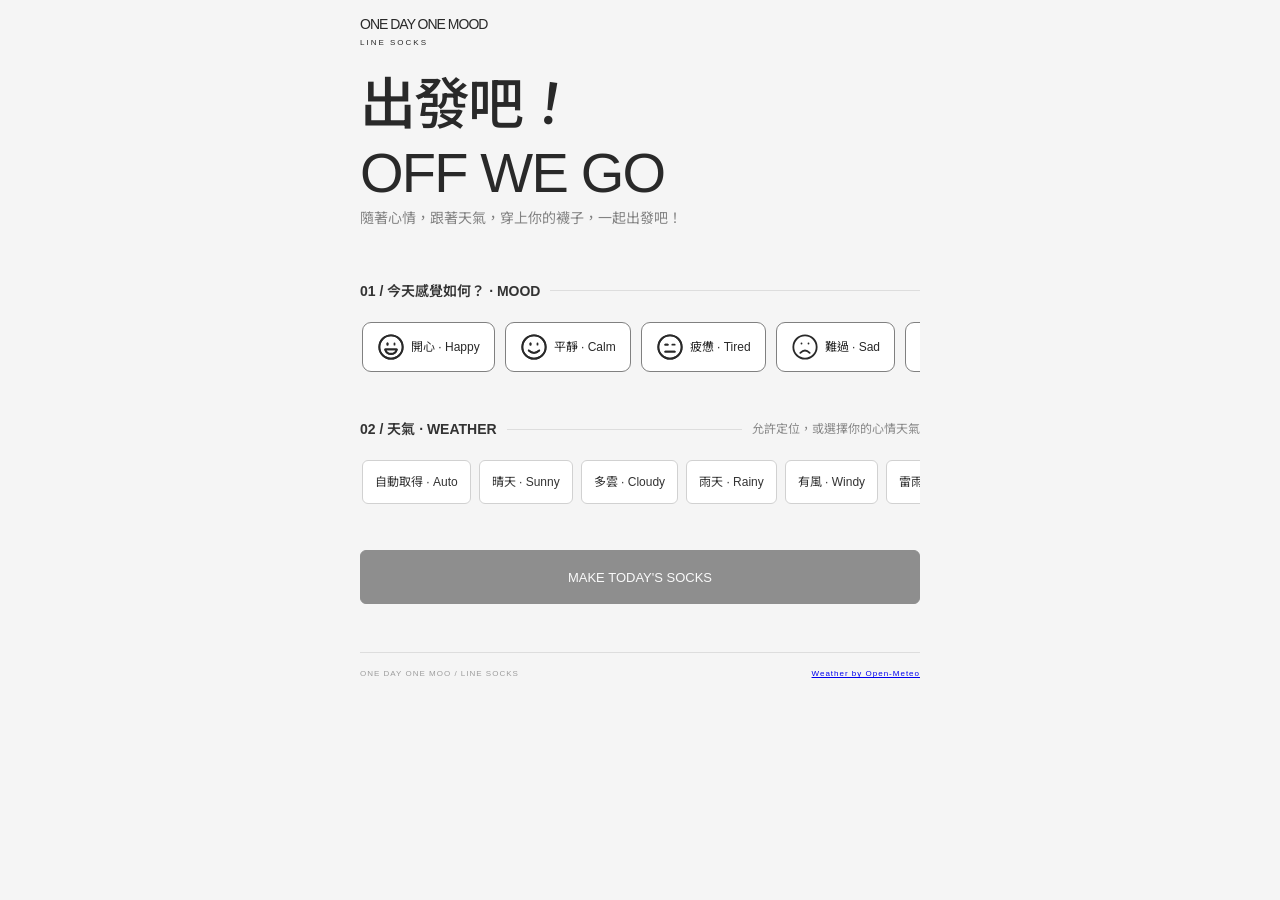
<file: linesocks/index.html>
<!doctype html>
<html lang="zh-Hant">
  <head>
    <meta charset="UTF-8" />
    <meta name="viewport" content="width=device-width, initial-scale=1" />
    <meta name="theme-color" content="#f5f5f5" />
    <title>ONE DAY ONE MOOD — LINE SOCKS</title>
    <!-- Base styles and optional fonts; stylesheet order is intentional. -->
    <link rel="stylesheet" href="style.css?v=20260920-view-socks-toggle" />
    <script src="app.js?v=20260920-make-today" defer></script>
    <link
      rel="stylesheet"
      href="https://fonts.googleapis.com/css2?family=Noto%20Sans%20TC:wght@400;700&amp;display=swap"
    />
    <!-- Saved artwork settings consumed by app.js; these are required for rendering. -->
    <script id="saved-developer-settings" type="application/json">
      {
        "version": 1,
        "textSizes": {
          "1": 14,
          "3": 14,
          "4": 20,
          "6": 24,
          "7": 60,
          "8": 18,
          "9": 20,
          "10": 18,
          "11": 16,
          "12": 16,
          "13": 16,
          "14": 14,
          "15": 14,
          "16": 14,
          "17": 14,
          "18": 60,
          "19": 56,
          "20": 14,
          "21": 16,
          "22": 16,
          "23": 16,
          "24": 16,
          "25": 12,
          "26": 12,
          "27": 12
        },
        "iconSizes": [40, 40, 40, 40],
        "ringSizes": [72, 72, 72, 72],
        "font": "Montserrat",
        "socks": {
          "scale": 260,
          "x": -160,
          "y": 710
        }
      }
    </script>
    <link rel="stylesheet" href="workflow.css?v=20260922-try-again" />
    <!-- Deferred scripts execute in order: app.js, scenarios.js, workflow.js. -->
    <script src="scenarios.js" defer></script>
    <script src="workflow.js?v=20260922-try-again" defer></script>
  </head>
  <body>
    <aside class="sock-mini" aria-label="襪子即時縮圖" aria-hidden="true">
      <canvas id="sock-mini-canvas" width="320" height="320" aria-label="即時襪筒條紋預覽"></canvas>
    </aside>
    <!-- Page sections; workflow.js arranges the interactive flow on startup. -->
    <main class="app">
      <section class="intro">
        <div class="flow-brand">ONE DAY ONE MOOD<span>LINE SOCKS</span></div><h1>出發吧<span style="display:inline-block;transform: rotate(8deg)">！</span><br>OFF WE GO</h1><p>隨著心情，跟著天氣，穿上你的襪子，一起出發吧！</p>
      </section>
      <!-- Preview artwork and export text overlay -->
      <section hidden class="preview-section" aria-label="襪子樣稿預覽">
        <div class="preview-artwork">
          <canvas
            id="preview"
            width="1080"
            height="1350"
            aria-label="自訂條紋襪子預覽"
            title="未取得天氣：請允許瀏覽器定位並確認網路。天色暫依本機 06:00–18:00 判斷。"></canvas>
          <div id="package-text-layer" class="package-text-layer" aria-label="夾鍊袋文字">
            <div class="package-header">
              <div class="package-stack package-header-copy">
                <span class="package-text package-heading" data-text-key="0" data-size="18" style="font-size: 18px">GOOD SOCKS</span>
                <span class="package-text package-small" data-text-key="1" data-size="11" style="font-size: 14px">WALK WITH YOU THROUGH EVERY STEP</span>
                <div class="package-rule" aria-hidden="true"></div>
              </div>
              <div class="package-stack package-header-copy package-align-right">
                <span class="package-text package-heading" data-text-key="2" data-size="18" style="font-size: 18px">DAILY ESSENTIALS</span>
                <span class="package-text package-small" data-text-key="3" data-size="11" style="font-size: 14px">FEEL TODAY IN YOUR OWN WAY</span>
                <div class="package-rule" aria-hidden="true"></div>
              </div>
            </div>
            <div class="package-body">
              <div class="package-column package-left">
                <div class="package-stack package-date-block">
                  <span class="package-text package-heading" data-text-key="4" data-size="22" style="font-size: 20px">OFF WE GO</span>
                  <div class="package-rule" aria-hidden="true"></div>
                  <div class="package-stack package-calendar">
                    <span class="package-text package-heading" data-text-key="6" data-size="24" data-dynamic="year" style="font-size: 24px">2026</span>
                    <div class="package-date-row">
                      <div class="package-date-value">
                        <span class="package-text package-heading" data-text-key="7" data-size="52" data-dynamic="month" style="font-size: 60px">09</span>
                        <span class="package-text package-heading" data-text-key="28" data-size="28" style="font-size: 28px">/</span>
                        <span class="package-text package-heading" data-text-key="29" data-size-source="7" data-size="52" data-dynamic="date" style="font-size: 60px">13</span>
                      </div>
                      <span class="package-text package-heading" data-text-key="8" data-size="16" data-dynamic="weekday" style="font-size: 18px">SUN</span>
                    </div>
                  </div>
                  <div class="package-rule" aria-hidden="true"></div>
                </div>
                <div class="package-stack package-message">
                  <span class="package-text package-heading" data-text-key="9" data-size="17" style="font-size: 20px">WEAR WHAT YOU SOCKS.</span>
                  <span class="package-text" data-text-key="10" data-size="13" style="font-size: 18px">A MORE COMFORTABLE EVERYDAY.</span>
                </div>
                <div class="package-status-list">
                  <div class="package-status-item" data-status-index="0">
                    <svg
                      class="package-status-icon"
                      aria-hidden="true"
                      viewBox="0 0 76 76"
                      width="76"
                      height="76"
                      data-icon="unknown">
                      <circle
                        fill="none"
                        stroke="currentColor"
                        stroke-width="2"
                        cx="38"
                        cy="38"
                        r="36"></circle>
                      <svg viewBox="0 0 24 24" x="18" y="18" width="40" height="40">
                        <path
                          fill="none"
                          stroke="currentColor"
                          stroke-width="1.55"
                          stroke-linecap="round"
                          stroke-linejoin="round"
                          d="M9 9a3 3 0 1 1 5 2c-2 1-2 2-2 3 M12 18h.01"></path>
                      </svg></svg><span class="package-text package-caption package-heading" data-text-key="14" data-size="12" data-dynamic="weather" style="font-size: 14px">WEATHER UNAVAILABLE</span>
                  </div>
                  <div class="package-status-item" data-status-index="1">
                    <svg
                      class="package-status-icon"
                      aria-hidden="true"
                      viewBox="0 0 76 76"
                      width="76"
                      height="76"
                      data-icon="sunny">
                      <circle
                        fill="none"
                        stroke="currentColor"
                        stroke-width="2"
                        cx="38"
                        cy="38"
                        r="36"></circle>
                      <svg viewBox="0 0 24 24" x="18" y="18" width="40" height="40">
                        <path
                          fill="none"
                          stroke="currentColor"
                          stroke-width="1.55"
                          stroke-linecap="round"
                          stroke-linejoin="round"
                          d="M12 2v2 M12 20v2 M4.93 4.93l1.41 1.41 M17.66 17.66l1.41 1.41 M2 12h2 M20 12h2 M6.34 17.66l-1.41 1.41 M19.07 4.93l-1.41 1.41 M16 12a4 4 0 1 1-8 0 4 4 0 0 1 8 0"></path>
                      </svg></svg><span class="package-text package-caption package-heading" data-text-key="15" data-size="12" data-dynamic="day" style="font-size: 14px">DAY</span>
                  </div>
                  <div class="package-status-item" data-status-index="2">
                    <svg
                      class="package-status-icon"
                      aria-hidden="true"
                      viewBox="0 0 76 76"
                      width="76"
                      height="76"
                      data-icon="happy">
                      <circle
                        fill="none"
                        stroke="currentColor"
                        stroke-width="2"
                        cx="38"
                        cy="38"
                        r="36"></circle>
                      <svg viewBox="0 0 24 24" x="18" y="18" width="40" height="40">
                        <path
                          fill="none"
                          stroke="currentColor"
                          stroke-width="1.55"
                          stroke-linecap="round"
                          stroke-linejoin="round"
                          d="M12 22a10 10 0 1 0 0-20 10 10 0 0 0 0 20 M8 14s1.5 2 4 2 4-2 4-2 M9 9h.01 M15 9h.01"></path>
                      </svg></svg><span class="package-text package-caption package-heading" data-text-key="16" data-size="12" data-dynamic="mood" style="font-size: 14px">HAPPY</span>
                  </div>
                  <div class="package-status-item" data-status-index="3">
                    <svg
                      class="package-status-icon"
                      aria-hidden="true"
                      viewBox="0 0 76 76"
                      width="76"
                      height="76"
                      data-icon="dream">
                      <circle
                        fill="none"
                        stroke="currentColor"
                        stroke-width="2"
                        cx="38"
                        cy="38"
                        r="36"></circle>
                      <svg viewBox="0 0 24 24" x="18" y="18" width="40" height="40">
                        <path
                          fill="none"
                          stroke="currentColor"
                          stroke-width="1.55"
                          stroke-linecap="round"
                          stroke-linejoin="round"
                          d="M21 15a4 4 0 0 1-4 4H8l-5 3V7a4 4 0 0 1 4-4h10a4 4 0 0 1 4 4Z"></path>
                      </svg></svg><span class="package-text package-caption package-heading" data-text-key="17" data-dynamic="activity" data-size="12" style="font-size: 14px">THOUGHT</span>
                  </div>
                </div>
              </div>
              <div class="package-column package-right">
                <div class="package-brand">
                  <span class="package-text package-product" data-text-key="19" data-size="36" style="font-size: 56px">Line Socks</span>
                  <span class="package-text package-heading package-slogan" data-text-key="18" data-size="52" style="font-size: 60px">ONE DAY ONE MOOD</span>
                </div>
                <div class="package-stack package-note">
                  <span class="package-text package-heading" data-text-key="20" data-size="17" style="font-size: 14px">TODAY FEELS LIKE...</span>
                  <div class="package-note-lines">
                    <span class="package-text package-description" data-text-key="22" data-size="14" data-dynamic="note"></span>
                    <div class="package-rule package-rule-full" aria-hidden="true"></div>
                    <div class="package-rule package-rule-full" aria-hidden="true"></div>
                    <div class="package-rule package-rule-full" aria-hidden="true"></div>
                  </div>
                </div>
                <div class="package-footer-mark">
                  <span class="package-text package-heading package-footer-copy" data-text-key="25" data-size="15" style="font-size: 12px">ONE DAY ONE MOOD</span><svg
                    class="package-sock-icon"
                    width="40"
                    height="68"
                    viewBox="0 0 40 68"
                    aria-hidden="true">
                    <path
                      fill="currentColor"
                      fill-rule="evenodd"
                      clip-rule="evenodd"
                      d="M36.5226 0C38.4424 0.0002876 39.9991 1.54661 39.9992 3.45404L40 41.3617C40.0001 44.0169 38.9384 46.564 37.0487 48.4416L20.9581 64.4277C16.1637 69.1909 8.39044 69.1906 3.5959 64.4277C-1.19863 59.6643 -1.19863 51.9408 3.5959 47.1774L13.8861 36.954C14.8842 35.9622 15.4451 34.6168 15.4452 33.2142V3.45404C15.4453 1.54648 17.0018 9.93575e-05 18.9218 0H36.5226ZM17.9985 19.0249V33.2142C17.9984 35.2895 17.1682 37.28 15.6913 38.7475L5.4011 48.9717C1.60379 52.7445 1.6038 58.8607 5.4011 62.6334C9.19856 66.406 15.3555 66.4062 19.1529 62.6334L35.2435 46.6481C36.6543 45.2463 37.4468 43.3441 37.4468 41.3617L37.446 19.0249H17.9985ZM17.9985 16.4882H37.446V13.9516H17.9985V16.4882ZM18.9218 2.53665C18.4119 2.53675 17.9985 2.94743 17.9985 3.45404V8.87827H37.446V3.45404C37.4459 2.94755 37.0323 2.53694 36.5226 2.53665H18.9218Z"></path>
                  </svg>
                </div>
              </div>
            </div>
          </div>
        </div>
      </section>
      <!-- Preview appearance controls -->
      <div class="packaging-control" hidden>
        <button id="packaging" type="button" aria-pressed="false">
          <span class="packaging-toggle-track" aria-hidden="true"></span>
          <span>VIEW SOCKS</span>
        </button>
      </div>

      <section hidden class="scene-editor user-section" aria-label="配色設定">
        <div id="scene-color-controls"></div>
      </section>
      <!-- Scenario inputs -->
      <section class="mood-editor user-section" aria-labelledby="weather-title">
        <div class="mood-fields">
          <fieldset class="icon-field">
            <legend id="weather-title" class="control-title">當日天氣 · TODAY WEATHER</legend>
            <div id="weather-choice" class="icon-options"></div>
          </fieldset>
        </div>
      </section>
      <section class="mood-editor user-section" aria-labelledby="mood-title">
        <div class="mood-fields">
          <fieldset class="icon-field">
            <legend id="mood-title" class="control-title">心情狀態 · MOOD STATUS</legend>
            <div id="mood-choice" class="icon-options"></div>
          </fieldset>
        </div>
      </section>
      <section class="mood-editor user-section" aria-labelledby="activity-title" hidden>
        <div class="mood-fields">
          <fieldset class="icon-field">
            <legend id="activity-title" class="control-title">04 / 做點什麼 · ACTIVITY</legend>
            <div class="activity-toolbar">
              <div id="activity-result" class="activity-result" aria-live="polite">
                等待情境資料 · Waiting for scenarios
              </div>
              <button type="button" id="regenerate-activity" aria-label="換個活動" title="換個活動" disabled>
                <svg xmlns="http://www.w3.org/2000/svg" width="24" height="24" viewBox="0 0 24 24" fill="none" stroke="currentColor" stroke-width="2" stroke-linecap="round" stroke-linejoin="round" class="lucide lucide-rotate-ccw preview-icon" aria-hidden="true">
                  <path d="M3 12a9 9 0 1 0 9-9 9.75 9.75 0 0 0-6.74 2.74L3 8" />
                  <path d="M3 3v5h5" />
                </svg>
              </button>
            </div>
          </fieldset>
        </div>
      </section>
      <section class="mood-editor user-section" aria-labelledby="description-title" hidden>
        <div class="mood-fields">
          <div class="note-field">
            <label id="description-title" for="mood-note" class="control-title">描述文字 · DESCRIPTION</label><textarea id="mood-note" rows="3" aria-describedby="note-help"></textarea>
            <div class="note-toolbar">
              <span id="note-help">最多 3 行，自動換行。 / Up to 3 lines, auto-wrapped.</span>
            </div>
          </div>
        </div>
      </section>
      <!-- Image export and sharing -->
      <section hidden class="export-section">
        <div>
          <h2>穿上吧<span style="display:inline-block;transform: rotate(8deg)">！</span>OFF WE GO</h2>
          <div class="export-size" role="group" aria-labelledby="export-size-label">
            <span id="export-size-label">匯出</span>
            <label>
              <input type="radio" name="export-size" value="1350" checked /> 4:5 (1080 × 1350 px)
            </label>
            <label>
              <input type="radio" name="export-size" value="1920" /> 9:16 (1080 × 1920 px)
            </label>
          </div>
        </div>
        <div class="export-actions">
          <button id="export" type="button">
            <svg
              width="18"
              height="18"
              viewBox="0 0 24 24"
              fill="none"
              stroke="currentColor"
              stroke-width="1.6"
              aria-hidden="true">
              <path d="M12 3v12m-5-5 5 5 5-5M4 15v5h16v-5"></path>
            </svg>DOWNLOAD
          </button>
          <button id="share-preview" type="button" class="flow-primary">
            <svg
              width="18"
              height="18"
              viewBox="0 0 24 24"
              fill="none"
              stroke="currentColor"
              stroke-width="1.6"
              aria-hidden="true">
              <circle cx="18" cy="5" r="3"></circle>
              <circle cx="6" cy="12" r="3"></circle>
              <circle cx="18" cy="19" r="3"></circle>
              <path d="m8.6 10.5 6.8-4M8.6 13.5l6.8 4"></path>
            </svg>OFF WE GO
          </button>
        </div>
        <p id="status" role="status" aria-live="polite"></p>
      </section>
      <!-- Brand credit and weather attribution -->
      <footer>
        <span>ONE DAY ONE MOO / LINE SOCKS</span><a href="https://open-meteo.com/" target="_blank" rel="noopener noreferrer">Weather by Open-Meteo</a>
      </footer>
    </main>
  </body>
</html>
</file>
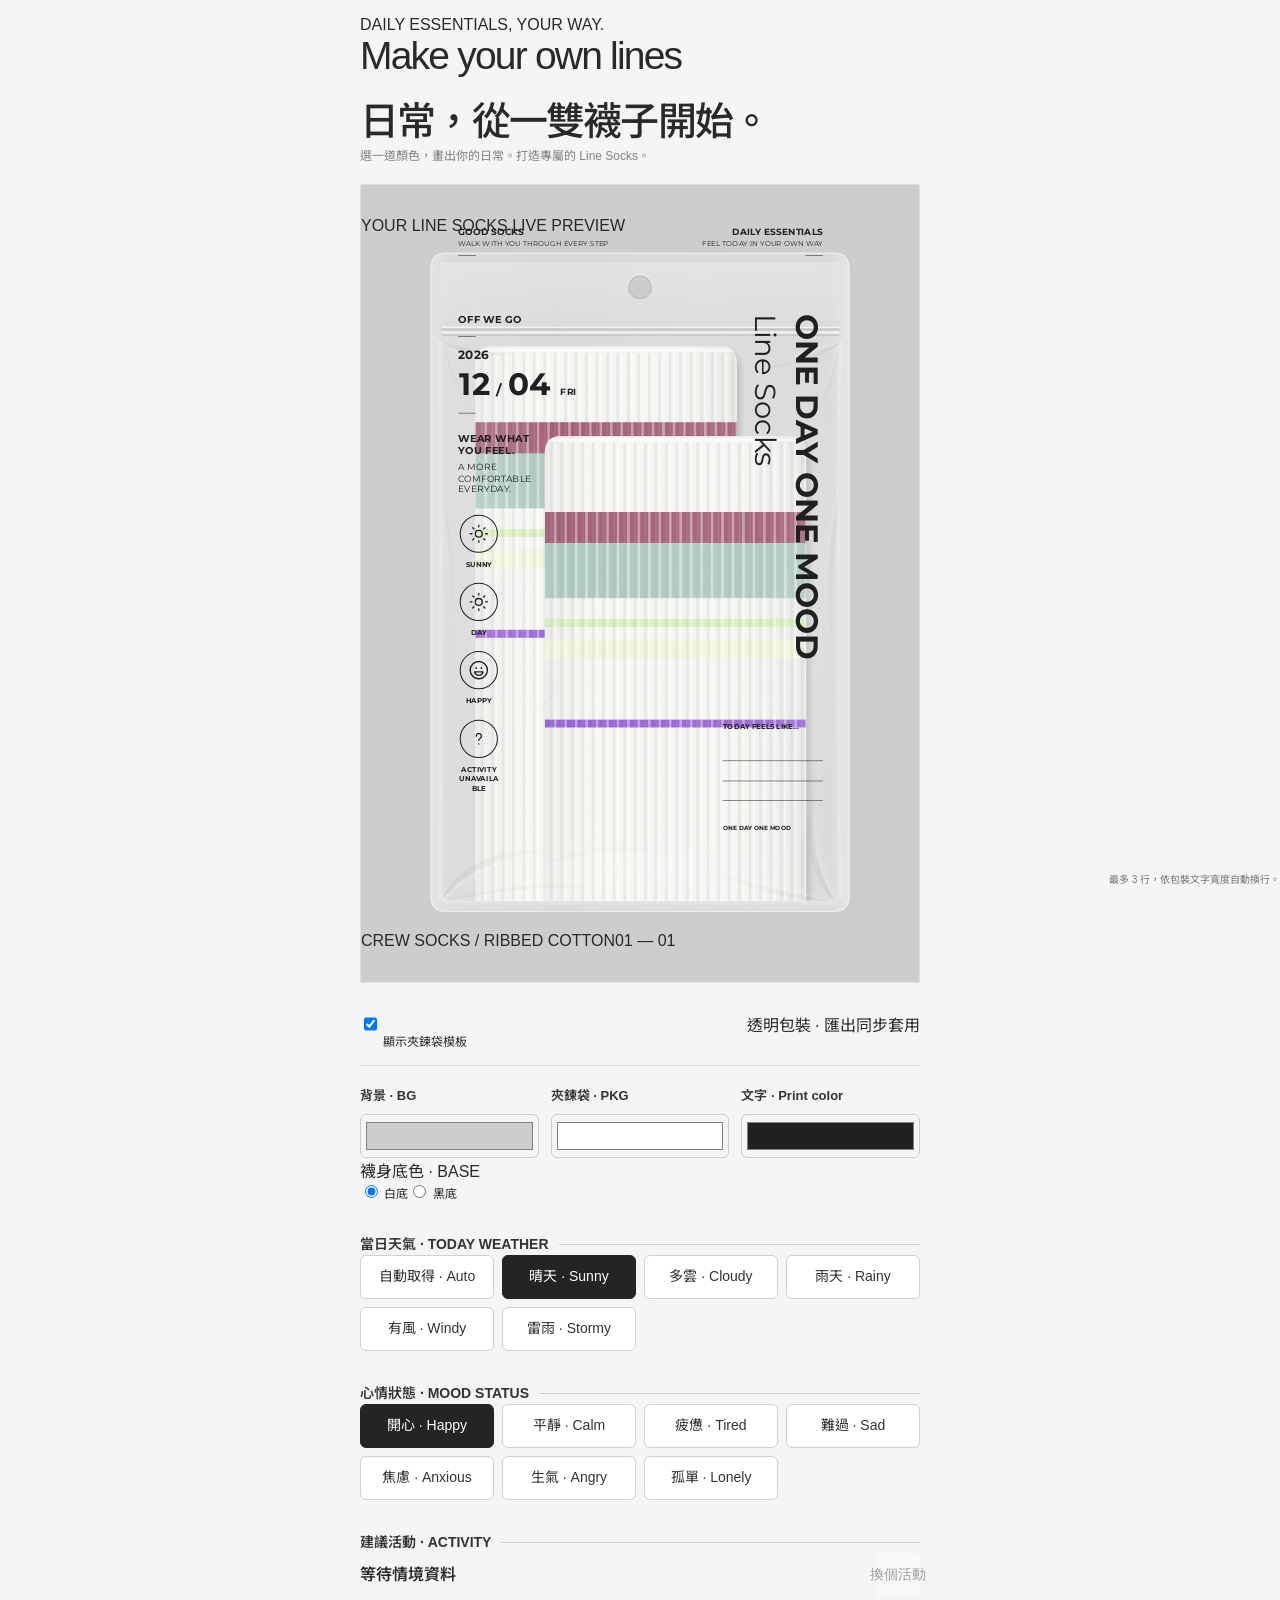
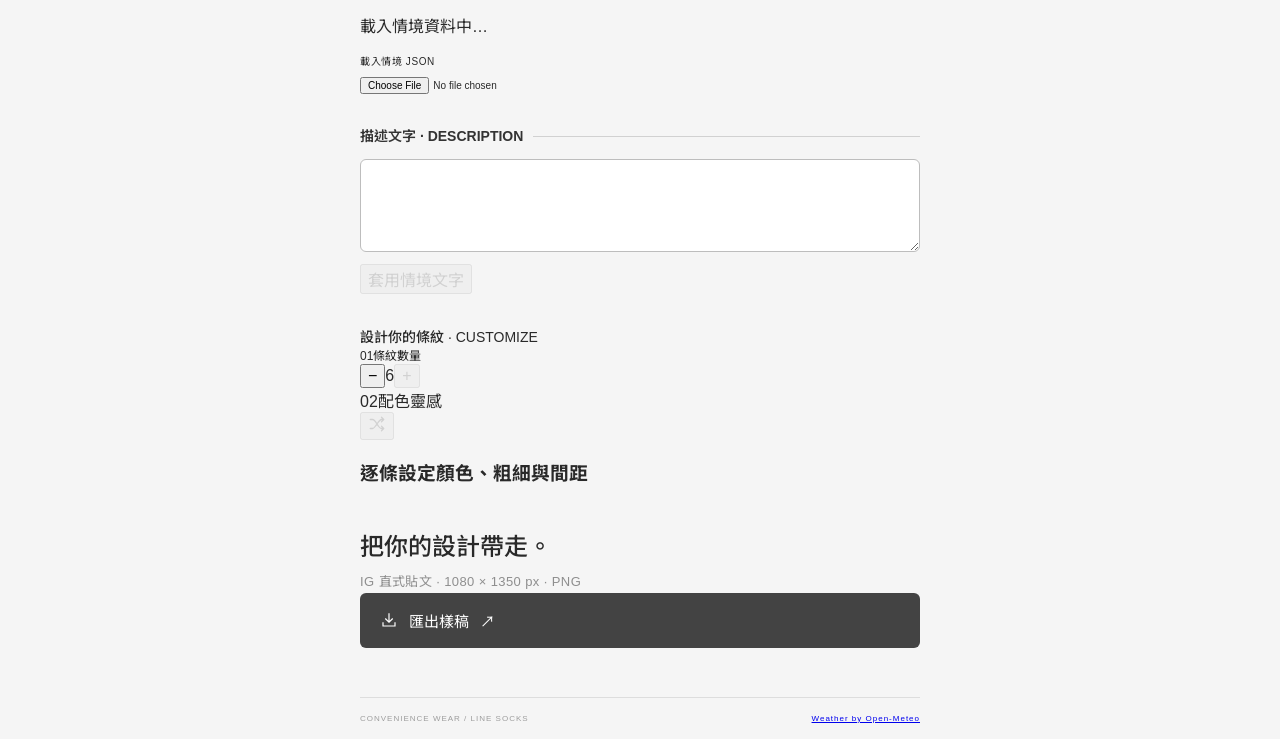
<file: linesocks/publish.html>
<!doctype html>
<html lang="zh-Hant" data-sock-drag="disabled"><head>
<meta charset="UTF-8"><meta name="viewport" content="width=device-width, initial-scale=1">
<meta name="theme-color" content="#f5f5f5"><title>LINE SOCKS — 樣稿生成器</title>
<link rel="stylesheet" href="style.css"><script src="app.js" defer=""></script>
<link rel="stylesheet" href="https://fonts.googleapis.com/css2?family=Montserrat:wght@400;700&amp;display=swap"><link rel="stylesheet" href="https://fonts.googleapis.com/css2?family=Roboto%20Condensed:wght@400;700&amp;display=swap"><link rel="stylesheet" href="https://fonts.googleapis.com/css2?family=Oswald:wght@400;700&amp;display=swap"><link rel="stylesheet" href="https://fonts.googleapis.com/css2?family=Noto%20Sans%20TC:wght@400;700&amp;display=swap"><link rel="stylesheet" href="https://fonts.googleapis.com/css2?family=Inter:wght@400;700&amp;display=swap"><script id="saved-developer-settings" type="application/json">{
  "version": 1,
  "textSizes": {
    "1": 14,
    "3": 14,
    "4": 20,
    "6": 24,
    "7": 60,
    "8": 18,
    "9": 20,
    "10": 18,
    "11": 16,
    "12": 16,
    "13": 16,
    "14": 14,
    "15": 14,
    "16": 14,
    "17": 14,
    "18": 60,
    "19": 56,
    "20": 14,
    "21": 16,
    "22": 16,
    "23": 16,
    "24": 16,
    "25": 12,
    "26": 12,
    "27": 12
  },
  "iconSizes": [
    40,
    40,
    40,
    40
  ],
  "ringSizes": [
    72,
    72,
    72,
    72
  ],
  "font": "Montserrat",
  "socks": {
    "scale": 260,
    "x": -160,
    "y": 710
  }
}</script></head>
<body>
<aside class="sock-mini" aria-label="襪子即時縮圖" aria-hidden="true">
<canvas id="sock-mini-canvas" width="320" height="480" aria-label="即時襪身與條紋預覽"></canvas>
</aside>
<main class="app">
<section class="intro"><div class="eyebrow"><span class="dot"></span> DAILY ESSENTIALS, YOUR WAY.</div><h1>Make your own lines<span>日常，從一雙襪子開始。</span></h1><p>選一道顏色，畫出你的日常。打造專屬的 Line Socks。</p></section>
<section class="preview-section" aria-label="襪子樣稿預覽"><div class="preview-label"><span>YOUR LINE SOCKS</span><span><i></i> LIVE PREVIEW</span></div><canvas id="preview" width="1080" height="1350" aria-label="自訂條紋襪子預覽" class="" title="未取得天氣：請允許瀏覽器定位並確認網路。天色暫依本機 06:00–18:00 判斷。"></canvas><div id="package-text-layer" class="package-text-layer" aria-label="夾鍊袋文字">
  <div class="package-header">
    <div class="package-stack package-header-copy">
      <span class="package-text package-heading" data-text-key="0" data-size="18" style="font-size: 18px;">GOOD SOCKS</span>
      <span class="package-text package-small" data-text-key="1" data-size="11" style="font-size: 14px;">WALK WITH YOU THROUGH EVERY STEP</span>
      <div class="package-rule" aria-hidden="true"></div>
    </div>
    <div class="package-stack package-header-copy package-align-right">
      <span class="package-text package-heading" data-text-key="2" data-size="18" style="font-size: 18px;">DAILY ESSENTIALS</span>
      <span class="package-text package-small" data-text-key="3" data-size="11" style="font-size: 14px;">FEEL TODAY IN YOUR OWN WAY</span>
      <div class="package-rule" aria-hidden="true"></div>
    </div>
  </div>
  <div class="package-body">
    <div class="package-column package-left">
      <div class="package-stack package-date-block">
        <span class="package-text package-heading" data-text-key="4" data-size="22" style="font-size: 20px;">OFF WE GO</span>
        <div class="package-rule" aria-hidden="true"></div>
        <div class="package-stack package-calendar">
          <span class="package-text package-heading" data-text-key="6" data-size="24" data-dynamic="year" style="font-size: 24px;">2026</span>
          <div class="package-date-row">
            <div class="package-date-value">
              <span class="package-text package-heading" data-text-key="7" data-size="52" data-dynamic="month" style="font-size: 60px;">09</span>
              <span class="package-text package-heading" data-text-key="28" data-size="28" style="font-size: 28px;">/</span>
              <span class="package-text package-heading" data-text-key="29" data-size-source="7" data-size="52" data-dynamic="date" style="font-size: 60px;">13</span>
            </div>
            <span class="package-text package-heading" data-text-key="8" data-size="16" data-dynamic="weekday" style="font-size: 18px;">SUN</span>
          </div>
        </div>
        <div class="package-rule" aria-hidden="true"></div>
      </div>
      <div class="package-stack package-message">
        <span class="package-text package-heading" data-text-key="9" data-size="17" style="font-size: 20px;">WEAR WHAT YOU FEEL.</span>
        <span class="package-text" data-text-key="10" data-size="13" style="font-size: 18px;">A MORE COMFORTABLE EVERYDAY.</span>
      </div>
      <div class="package-status-list">
        <div class="package-status-item" data-status-index="0"><svg class="package-status-icon" aria-hidden="true" viewBox="0 0 76 76" width="76" height="76" data-icon="unknown"><circle fill="none" stroke="currentColor" stroke-width="2" cx="38" cy="38" r="36"></circle><svg viewBox="0 0 24 24" x="18" y="18" width="40" height="40"><path fill="none" stroke="currentColor" stroke-width="1.55" stroke-linecap="round" stroke-linejoin="round" d="M9 9a3 3 0 1 1 5 2c-2 1-2 2-2 3 M12 18h.01"></path></svg></svg><span class="package-text package-caption package-heading" data-text-key="14" data-size="12" data-dynamic="weather" style="font-size: 14px;">WEATHER UNAVAILABLE</span></div>
        <div class="package-status-item" data-status-index="1"><svg class="package-status-icon" aria-hidden="true" viewBox="0 0 76 76" width="76" height="76" data-icon="sunny"><circle fill="none" stroke="currentColor" stroke-width="2" cx="38" cy="38" r="36"></circle><svg viewBox="0 0 24 24" x="18" y="18" width="40" height="40"><path fill="none" stroke="currentColor" stroke-width="1.55" stroke-linecap="round" stroke-linejoin="round" d="M12 2v2 M12 20v2 M4.93 4.93l1.41 1.41 M17.66 17.66l1.41 1.41 M2 12h2 M20 12h2 M6.34 17.66l-1.41 1.41 M19.07 4.93l-1.41 1.41 M16 12a4 4 0 1 1-8 0 4 4 0 0 1 8 0"></path></svg></svg><span class="package-text package-caption package-heading" data-text-key="15" data-size="12" data-dynamic="day" style="font-size: 14px;">DAY</span></div>
        <div class="package-status-item" data-status-index="2"><svg class="package-status-icon" aria-hidden="true" viewBox="0 0 76 76" width="76" height="76" data-icon="happy"><circle fill="none" stroke="currentColor" stroke-width="2" cx="38" cy="38" r="36"></circle><svg viewBox="0 0 24 24" x="18" y="18" width="40" height="40"><path fill="none" stroke="currentColor" stroke-width="1.55" stroke-linecap="round" stroke-linejoin="round" d="M12 22a10 10 0 1 0 0-20 10 10 0 0 0 0 20 M8 14s1.5 2 4 2 4-2 4-2 M9 9h.01 M15 9h.01"></path></svg></svg><span class="package-text package-caption package-heading" data-text-key="16" data-size="12" data-dynamic="mood" style="font-size: 14px;">HAPPY</span></div>
        <div class="package-status-item" data-status-index="3"><svg class="package-status-icon" aria-hidden="true" viewBox="0 0 76 76" width="76" height="76" data-icon="dream"><circle fill="none" stroke="currentColor" stroke-width="2" cx="38" cy="38" r="36"></circle><svg viewBox="0 0 24 24" x="18" y="18" width="40" height="40"><path fill="none" stroke="currentColor" stroke-width="1.55" stroke-linecap="round" stroke-linejoin="round" d="M21 15a4 4 0 0 1-4 4H8l-5 3V7a4 4 0 0 1 4-4h10a4 4 0 0 1 4 4Z"></path></svg></svg><span class="package-text package-caption package-heading" data-text-key="17" data-dynamic="activity" data-size="12" style="font-size: 14px;">THOUGHT</span></div>
      </div>
    </div>
    <div class="package-column package-right">
      <div class="package-brand">
        <span class="package-text package-product" data-text-key="19" data-size="36" style="font-size: 56px;">Line Socks</span>
        <span class="package-text package-heading package-slogan" data-text-key="18" data-size="52" style="font-size: 60px;">ONE DAY ONE MOOD</span>
      </div>
      <div class="package-stack package-note">
        <span class="package-text package-heading" data-text-key="20" data-size="17" style="font-size: 14px;">TODAY FEELS LIKE...</span>
        <div class="package-note-lines">
          <span class="package-text package-description" data-text-key="22" data-size="14" data-dynamic="note"></span>
          <div class="package-rule package-rule-full" aria-hidden="true"></div>
          <div class="package-rule package-rule-full" aria-hidden="true"></div>
          <div class="package-rule package-rule-full" aria-hidden="true"></div>
        </div>
      </div>
      <span class="package-text package-heading package-footer-copy" data-text-key="25" data-size="15" style="font-size: 12px;">ONE DAY ONE MOOD</span>
    </div>
  </div>
</div><div class="preview-footer"><span>CREW SOCKS / RIBBED COTTON</span><span>01 — 01</span></div></section>
<div class="packaging-control"><label for="packaging"><input id="packaging" type="checkbox" checked=""> 顯示夾鍊袋模板</label><span>透明包裝 · 匯出同步套用</span></div>

<section class="scene-editor user-section" aria-label="配色設定"><div id="scene-color-controls"></div><div class="sock-base-inline" role="group" aria-labelledby="sock-base-label"><span id="sock-base-label" class="control-title">襪身底色 · BASE</span><div class="sock-base-options"><label><input type="radio" name="sock-base" value="white" checked> 白底</label><label><input type="radio" name="sock-base" value="black"> 黑底</label></div></div></section>
<section class="mood-editor user-section" aria-labelledby="weather-title"><div class="mood-fields"><fieldset class="icon-field"><legend id="weather-title" class="control-title">當日天氣 · TODAY WEATHER</legend><div id="weather-choice" class="icon-options"></div></fieldset></div></section>
<section class="mood-editor user-section" aria-labelledby="mood-title"><div class="mood-fields"><fieldset class="icon-field"><legend id="mood-title" class="control-title">心情狀態 · MOOD STATUS</legend><div id="mood-choice" class="icon-options"></div></fieldset></div></section>
<section class="mood-editor user-section" aria-labelledby="activity-title"><div class="mood-fields"><fieldset class="icon-field activity-field"><legend id="activity-title" class="control-title">建議活動 · ACTIVITY</legend>
<div class="activity-toolbar"><div id="activity-result" class="activity-result" aria-live="polite">等待情境資料</div>
<button type="button" id="regenerate-activity" disabled>換個活動</button></div>
<p id="scenario-status" role="status">載入情境資料中…</p>
<label id="scenario-file-field" hidden>載入情境 JSON<input id="scenario-file" type="file" accept=".json,application/json"></label>
</fieldset></div></section>
<section class="mood-editor user-section" aria-labelledby="description-title"><div class="mood-fields"><div class="note-field"><label id="description-title" for="mood-note" class="control-title">描述文字 · DESCRIPTION</label><textarea id="mood-note" rows="3" aria-describedby="note-help"></textarea><div class="note-toolbar"><span id="note-help">最多 3 行，依包裝文字寬度自動換行。</span><button type="button" id="apply-thought" disabled>套用情境文字</button></div></div></div></section>
<section class="editor user-section" aria-labelledby="editor-title"><div class="section-heading"><h2 id="editor-title" class="control-title">設計你的條紋 · CUSTOMIZE</h2></div>
<div class="control-row"><label for="count" class="setting-label"><span class="number">01</span>條紋數量</label><div class="stepper"><button id="minus" aria-label="減少條紋" type="button">−</button><output id="count-output">6</output><button id="plus" aria-label="增加條紋" type="button" disabled="">+</button></div><input type="hidden" id="count" value="6"></div>
<div class="preset-row scenario-palette-row">

<div class="palette-toolbar"><span id="palette-label" class="setting-label"><span class="number">02</span>配色靈感</span><div id="presets" aria-labelledby="palette-label"></div><button id="generate-stripes" type="button" disabled aria-label="重組條紋" title="重組條紋"><svg width="18" height="18" viewBox="0 0 24 24" fill="none" stroke="currentColor" stroke-width="1.7" stroke-linecap="round" stroke-linejoin="round" aria-hidden="true"><path d="m18 3 3 3-3 3M18 15l3 3-3 3M3 6h3c5 0 7 12 12 12h3M3 18h3c2 0 4-3 6-6s4-6 6-6h3"/></svg></button></div>
</div>
<section class="stripe-settings" aria-labelledby="stripe-settings-title"><h3 id="stripe-settings-title">逐條設定<span>顏色、粗細與間距</span></h3><div id="colors"></div></section>

</section>
<section class="export-section"><div><h2>把你的設計帶走。</h2><p>IG 直式貼文 · 1080 × 1350 px · PNG</p></div><button id="export" type="button"><svg width="18" height="18" viewBox="0 0 24 24" fill="none" stroke="currentColor" stroke-width="1.6" aria-hidden="true"><path d="M12 3v12m-5-5 5 5 5-5M4 15v5h16v-5"></path></svg>匯出樣稿<span>↗</span></button><p id="status" role="status" aria-live="polite"></p></section>
<footer><span>CONVENIENCE WEAR / LINE SOCKS</span><a href="https://open-meteo.com/" target="_blank" rel="noopener noreferrer">Weather by Open-Meteo</a></footer>
</main>



</body></html>
</file>
<file: linesocks/style.css>
:root { color-scheme: light; --paper: #f5f5f5; --ink: #292929; --line: #dddddd; --accent: #434343; --package-font: Arial, sans-serif; --ui-border: #d1d1d1; --ui-radius: 6px; }
* { box-sizing: border-box; }
body { margin: 0px; background: var(--paper); color: var(--ink); font-family: Arial, "Noto Sans TC", sans-serif; -webkit-font-smoothing: antialiased; }
button, input { font: inherit; }
button { cursor: pointer; }
button:focus-visible, a:focus-visible, input:focus-visible { outline: rgb(175, 175, 175) solid 3px; outline-offset: 4px; }
.app { max-width: 640px; margin: auto; padding: 0px 40px; }
.intro { padding: 16px 0; }
h1 { font-size: 39px; letter-spacing: -1.8px; font-weight: 500; margin:0; }
h1 span { display: block; margin-top: 12px; }
.intro p { font-size: 12px; color: rgb(130, 130, 130); line-height: 1.8; margin: 0px; }
.preview-section { position: relative; border: 1px solid rgb(224, 224, 224); overflow: hidden; }
canvas { display: block; width: 100%; height: auto; }
h2 { margin: 0px; font-size: 14px; font-weight: 500; }
label { font-size: 12px; }
.custom-color { width: 24px; height: 24px; padding: 0px; border: 0px; background: none; cursor: pointer; }
.export-section { justify-content: space-between; flex-wrap: wrap; }
.export-section p { color: rgb(142, 142, 142); letter-spacing: 0.4px; margin: 8px 0px 0px; }
#export { display: flex; align-items: center; gap: 11px; background: var(--accent); color: white; border: 0px; padding: 17px 20px; min-width: 178px; }
#export:disabled { opacity: 0.6; }
#status { width: 100%; min-height: 13px; }
footer { padding: 16px 0; border-top: 1px solid var(--line); display: flex; justify-content: space-between; font-size: 8px; letter-spacing: 1px; color: rgb(157, 157, 157); }
@media (min-width: 600px) {
  .preview-section { max-height: 650px; }
  canvas { width: 100%; max-height: 650px; object-fit: contain; }
}
@media (max-width: 520px) {
  .app { padding: 0px 20px; }
  h1 { font-size: 32px; }
  .export-section { gap: 18px; }
  #export { width: 100%; justify-content: center; }
}
@media (prefers-reduced-motion: no-preference) {
  button { transition: background 0.15s, opacity 0.15s; }
}
.preview-section { background: rgb(205, 205, 205); max-height: none; }
canvas { max-height: none; object-fit: initial; }
.packaging-control { display: flex; justify-content: space-between; align-items: center; gap: 12px; padding: 16px 0px; border-bottom: 1px solid var(--line); }
#packaging { display: inline-flex; align-items: center; gap: 10px; min-height: 44px; padding: 0; border: none; background: transparent; color: var(--ink); font: inherit; font-size: 12px; cursor: pointer; }
.packaging-toggle-track { display: inline-flex; align-items: center; width: 40px; height: 24px; padding: 3px; border-radius: 999px; background: #cccccc; flex-shrink: 0; }
.packaging-toggle-track::before { content: ""; width: 18px; height: 18px; border-radius: 50%; background: #ffffff; }
#packaging[aria-pressed="true"] .packaging-toggle-track { background: #292929; }
#packaging[aria-pressed="true"] .packaging-toggle-track::before { transform: translateX(16px); }
.mood-editor { margin: 32px 0; padding: 0; }
.mood-fields label { display: flex; flex-direction: column; gap: 9px; font-size: 10px; letter-spacing: 0.6px; position: relative; }
.mood-fields textarea { border: 1px solid rgb(204, 204, 204); background: rgb(255, 255, 255); color: rgb(34, 34, 34); padding: 12px; width: 100%; border-radius: 0px; font: 12px Arial, sans-serif; }
.note-field { grid-column: 1 / -1; }
.mood-fields textarea { resize: vertical; line-height: 1.7; }
.note-field span { font-size: 10px; color: rgb(119, 119, 119); letter-spacing: 0px; position: absolute; bottom: 14px; right: 0px; }
@media (max-width: 380px) {
  .mood-fields { grid-template-columns: 1fr; }
}
.icon-field { border: 0px; margin: 0px; min-width: 0px; grid-column: 1 / -1; }
.icon-field legend { margin-bottom: 10px; }
.icon-options { flex-wrap: wrap; }
.icon-option { display: flex; flex-direction: column; align-items: center; border: 1px solid rgb(204, 204, 204); background: rgb(250, 250, 250); color: rgb(85, 85, 85); font-size: 10px; }
.icon-options { display: grid; grid-template-columns: repeat(4, minmax(0px, 1fr)); gap: 8px; }
.icon-option { min-width: 0px; min-height: 84px; padding: 13px 6px; gap: 9px; border-radius: 3px; }
.icon-field { padding: 17px 0px; border-top: 1px solid rgb(222, 222, 222); }
.icon-field legend { padding: 0px 6px 0px 0px; font-size: 11px; color: rgb(85, 85, 85); }
.note-field { padding-top: 10px; }
.icon-option[aria-pressed="true"] { background: rgb(36, 36, 36); color: rgb(255, 255, 255); border-color: rgb(36, 36, 36); box-shadow: none; }
.scene-editor { margin-top: 28px; padding-top: 24px; border-top: 1px solid var(--line); }
#scene-color-controls { width: 100%; display: grid; grid-template-columns: repeat(3, minmax(0px, 1fr)); margin-top: 18px; }
.scene-color-field { border: 0px; margin: 0px; min-width: 0px; }
.scene-color-field legend { padding: 0px; }
.scene-color-row { display: flex; padding: 0px; }
.scene-color-row .custom-color { width: 100%; border: 1px solid rgb(204, 204, 204); padding: 3px; cursor: pointer; }
#mood-choice { grid-template-columns: repeat(4, minmax(0px, 1fr)); }
#preview { --sock-shadow-color: rgba(0, 0, 0, 0.22); --sock-shadow-blur: 12px; --sock-shadow-x: 7px; --sock-shadow-y: 10px; }
#preview { cursor: default; }
.package-text-layer { position: absolute; inset: 0px auto auto 0px; width: 1080px; height: 1350px; padding: 80px 186px 96px 188px; box-sizing: border-box; z-index: 2; display: flex; flex-direction: column; gap: 112px; overflow: hidden; color: rgb(32, 32, 32); font-family: var(--package-font, Arial, sans-serif); pointer-events: none; }
.package-text-layer[hidden] { display: none; }
.package-text-layer * { position: static; box-sizing: border-box; }
.package-header { display: grid; gap: 56px; align-items: start; }
.package-stack { display: flex; flex-direction: column; align-items: flex-start; gap: 1em; }
.package-header-copy { gap: 4px; font-size: 11px; }
.package-align-right { align-items: flex-end; text-align: right; }
.package-text { display: block; margin: 0px; padding: 0px; line-height: 1.2; letter-spacing: normal; white-space: normal; overflow-wrap: anywhere; font-weight: 400; font-family: inherit; }
.package-heading { font-weight: 700; }
.package-small { white-space: nowrap; }
.package-rule { width: 34px; height: 1px; min-height: 1px; flex-shrink: 0; background: currentcolor; }
.package-header-copy .package-rule { margin-top: 10px; }
.package-body { display: grid; grid-template-columns: minmax(0px, 1fr) 194px; column-gap: 76px; align-items: start; min-height: 0px; }
.package-column { display: flex; flex-direction: column; align-items: flex-start; gap: 36px; min-width: 0px; }
.package-date-block { gap: 20px; width: 100%; }
.package-calendar { gap: 6px; }
.package-date-row { display: flex; align-items: baseline; gap: 16px; white-space: nowrap; }
.package-date-value { display: flex; align-items: baseline; gap: 8px; white-space: nowrap; }
.package-date-row .package-text { white-space: nowrap; padding: 0px 2px; }
.package-message { gap: 10px; width: 100%; max-width: 168px; }
.package-status-list { display: flex; flex-direction: column; gap: 26px; width: 80px; }
.package-status-item { display: flex; flex-direction: column; align-items: center; gap: 12px; width: 100%; }
.package-status-icon { display: block; flex-shrink: 0; overflow: visible; }
.package-caption { text-align: center; width: 100%; white-space: normal; overflow-wrap: anywhere; line-height: 1.3; }
.package-brand { display: flex; align-items: flex-start; justify-content: flex-end; gap: 20px; width: 100%; }
.package-brand .package-text { writing-mode: vertical-rl; text-orientation: sideways; white-space: nowrap; line-height: 1.05; overflow-wrap: normal; }
.package-right { gap: 40px; width: 100%; }
.package-note { gap: 22px; width: 100%; margin-top: 80px; }
.package-note-lines { --note-leading: 36px; display: grid; grid-template-columns: minmax(0px, 1fr); grid-template-rows: repeat(3, var(--note-leading)); width: 100%; }
.package-description { grid-area: 1 / 1 / 4 / 2; line-height: var(--note-leading); white-space: pre; overflow: hidden; min-width: 0px; }
.package-note-lines > .package-rule { grid-column: 1; align-self: end; margin-bottom: 2px; }
.package-note-lines > .package-rule:nth-child(2) { grid-row: 1; }
.package-note-lines > .package-rule:nth-child(3) { grid-row: 2; }
.package-note-lines > .package-rule:nth-child(4) { grid-row: 3; }
.package-rule-full { width: 100%; }
.package-footer-copy { margin-top: 4px; }
.activity-result { display: flex; align-items: center; gap: 12px; padding: 12px 0px; font-size: 15px; font-weight: 600; }
.activity-result svg { width: 28px; height: 28px; fill: none; stroke: currentcolor; stroke-width: 1.55; stroke-linecap: round; stroke-linejoin: round; }
button:disabled { opacity: 0.45; cursor: not-allowed; }
.icon-option.text-option { min-height: 44px; padding: 12px 6px; font-size: 13px; justify-content: center; }
.text-option:focus-visible { outline: rgb(34, 34, 34) solid 2px; outline-offset: 3px; }
#mood-note, .package-description { font-family: var(--package-font); font-weight: 400; }
.scene-editor { margin-top: 20px; padding-top: 20px; }
#scene-color-controls { margin: 0px; gap: 12px; }
.scene-color-field { padding: 0px; }
.scene-color-field legend { font-size: 13px; font-weight: 600; margin-bottom: 8px; line-height: 1.5; color: rgb(51, 51, 51); }
.scene-color-row .custom-color { height: 44px; border-radius: var(--ui-radius); }
.mood-fields { display: grid; grid-template-columns: minmax(0px, 1fr); gap: 20px; }
.mood-fields > .icon-field, .mood-fields > .note-field { grid-column: 1 / -1; padding: 0px; border: 0px; margin: 0px; min-width: 0px; }
.mood-fields .control-title { display: flex; align-items: center; gap: 10px; width: 100%; min-width: 0px; margin: 0px; padding: 0px; font: 600 14px / 1.5 Arial, "Noto Sans TC", sans-serif; letter-spacing: 0px; color: rgb(51, 51, 51); }
.mood-fields .control-title::after { content: ""; flex: 1 0 16px; height: 1px; background: var(--ui-border); }
.mood-fields .icon-options { gap: 8px; }
.mood-fields .text-option { min-height: 44px; padding: 10px 8px; font-size: 14px; line-height: 1.4; border-radius: var(--ui-radius); border: 1px solid var(--ui-border); background: rgb(255, 255, 255); color: rgb(51, 51, 51); }
.mood-fields .text-option[aria-pressed="true"] { background: rgb(36, 36, 36); border-color: rgb(36, 36, 36); color: rgb(255, 255, 255); }
.activity-toolbar { display: flex; align-items: center; justify-content: space-between; gap: 12px; }
.activity-toolbar .activity-result { min-width: 0px; padding: 0px; font-size: 16px; line-height: 1.5; gap: 10px; }
#regenerate-activity { display: inline-flex; align-items: center; justify-content: center; width: 44px; height: 44px; min-width: 44px; min-height: 44px; padding: 0; border: none; border-radius: var(--ui-radius); background: #ffffff; color: rgb(51, 51, 51); font: 500 14px / 1.4 Arial, sans-serif; white-space: nowrap; flex-shrink: 0; margin: 0px; }
.mood-fields > .note-field { display: flex; flex-direction: column; gap: 12px; }
.mood-fields #mood-note { font-size: 14px; line-height: 1.6; min-height: 88px; padding: 12px; border: 1px solid rgb(189, 189, 189); border-radius: var(--ui-radius); margin: 0px; resize: vertical; }
.note-toolbar:empty { display: none; }
.note-toolbar { display: flex; align-items: center; justify-content: space-between; gap: 12px; }
.export-section { margin-top: 0; border-top: 0; }
.export-section p { font-size: 13px; line-height: 1.6; }
#export { min-height: 48px; font-size: 15px; border-radius: var(--ui-radius); }
:is(.scene-editor, .mood-editor, .export-section) :is(button, input, textarea):focus-visible { outline: rgb(34, 34, 34) solid 2px; outline-offset: 3px; }
@media (hover: hover) {
  :is(#regenerate-activity, .text-option):not(:disabled):not([aria-pressed="true"]):hover { background: rgb(237, 237, 237); border-color: rgb(119, 119, 119); }
}
@media (max-width: 380px) {
  .app { padding-left: 16px; padding-right: 16px; }
  .note-toolbar { align-items: flex-start; }
}
.mood-fields .note-field > label.control-title { display: flex; flex-direction: row; align-items: center; justify-content: flex-start; gap: 10px; width: 100%; text-align: left; }
.mood-fields .note-field > label.control-title::after { content: ""; display: block; flex: 1 0 16px; height: 1px; background: var(--ui-border); align-self: center; }
.app > .scene-editor { margin: 0px; padding: 20px 0px 0px; border: 0px; }
.app > .user-section .mood-fields { gap: 0px; }
.user-section .icon-field { border: 0px; }
@font-face { font-family: Mallory; src: local("Mallory Book"), local("Mallory-Book"), local("Mallory Regular"), local("Mallory-Regular"), local("Mallory"); font-weight: 400; font-style: normal; }
@font-face { font-family: Mallory; src: local("Mallory Bold"), local("Mallory-Bold"), local("Mallory Book"), local("Mallory-Book"), local("Mallory"); font-weight: 700; font-style: normal; }
/* Safari on iPhone needs the prefixed form to keep print text from inflating.
   Keep both declarations when formatting: Chromium CSSOM may drop the prefix. */
.package-text-layer,
.package-text-layer * {
  -webkit-text-size-adjust: none;
  text-size-adjust: none;
}
.package-text-layer { flex-shrink: 0; transform-origin: top left; }
.package-text-layer .package-header, .package-text-layer .package-body { flex-shrink: 0; }
.package-header { grid-template-columns: minmax(0px, 1fr) minmax(0px, 1fr); }
.package-header-copy { min-width: 0px; }
.sock-mini {position: fixed; top: max(12px, env(safe-area-inset-top)); left: max(12px, env(safe-area-inset-left)); z-index: 90; width: 40vw; max-width: 240px; overflow: hidden; border: 1px solid rgb(204, 204, 204); border-radius: 50%; aspect-ratio: 1 / 1; background: rgb(245, 245, 245); box-shadow: rgba(0, 0, 0, 0.133) 0px 4px 20px; pointer-events: none; }
.sock-mini[hidden] { display: none; }
#sock-mini-canvas { display: block; width: 100%; height: auto; }
.sock-mini { opacity: 0; visibility: hidden; transform: translateY(
    calc(-100% - max(12px, env(safe-area-inset-top)) - 12px)
  ); transition: opacity 640ms cubic-bezier(0.22, 1, 0.36, 1), transform 640ms cubic-bezier(0.22, 1, 0.36, 1), visibility 640ms linear, -webkit-transform 640ms cubic-bezier(0.22, 1, 0.36, 1); }
.sock-mini.is-visible { opacity: 1; visibility: visible; transform: translate(10dvw, 10dvh); transition-delay: 0s; }
@media (max-width: 520px) {
  .sock-mini.is-visible { transform: translate(1dvw, 8dvh); }
}
@media (prefers-reduced-motion: reduce) {
  .sock-mini, .sock-mini.is-visible { transition: none; }
}
.export-actions { align-items: stretch; }
.export-actions #export, .export-actions #share-preview { display: flex; align-items: center; justify-content: center; min-width: 0px; }
#share-preview { background: transparent; color: var(--ink); border: 1px solid var(--accent); }
#export:hover:not(:disabled),
#share-preview:hover:not(:disabled) { background: rgb(229, 229, 229); color: rgb(41, 41, 41); border-color: rgb(119, 119, 119); }
@media (max-width: 600px) {
  .export-actions { width: 100%; }
  .export-actions #export, .export-actions #share-preview { flex: 1 1 0%; width: auto; padding: 14px 10px; }
}
.preview-section { padding-block: 32px; }
.preview-artwork { position: relative; width: 100%; }
.export-section { display: flex; flex-direction: column; align-items: stretch; gap: 0px; padding: 26px 0px 24px; }
.export-section h2 { font-size: 24px; line-height: 1.4; }
.export-size { display: flex; align-items: center; flex-wrap: wrap; gap: 12px 24px; margin-top: 22px; min-width: 0px; }
#export-size-label { font-size: 16px; line-height: 1.5; white-space: nowrap; }
.export-size label { display: flex; align-items: center; gap: 8px; min-height: 36px; font-size: 16px; white-space: nowrap; cursor: pointer; }
.export-size input { margin: 0px; width: 16px; height: 16px; accent-color: var(--accent); flex-shrink: 0; }
.export-actions { display: grid; grid-template-columns: repeat(2, minmax(0px, 1fr)); gap: 14px; width: 100%; margin-top: 30px; }
.export-actions #export, .export-actions #share-preview { width: 100%; min-height: 64px; padding: 16px 12px; font-size: 18px; gap: 12px; border-radius: 8px; }
.export-actions svg { width: 22px; height: 22px; flex-shrink: 0; }
.export-section #status { margin-top: 12px; }
@media (max-width: 600px) {
  .export-section h2 { font-size: 22px; }
  .export-size { gap: 6px 16px; margin-top: 16px; }
  .export-size label { font-size: 14px; }
  .export-actions { gap: 10px; margin-top: 22px; }
  .export-actions #export, .export-actions #share-preview { min-height: 56px; font-size: 15px; gap: 8px; padding: 12px 8px; }
  .export-actions svg { width: 18px; height: 18px; }
}
.user-section .text-option { white-space: normal; line-height: 1.5; overflow-wrap: anywhere; }
.packaging-control, .note-toolbar, .activity-toolbar { flex-wrap: wrap; }
.export-actions #export, .export-actions #share-preview { white-space: normal; }
@media (max-width: 520px) {
  .activity-result { min-width: 0px; overflow-wrap: anywhere; }
  .control-title { line-height: 1.5; }
}
.package-footer-mark { position: relative; width: 100%; margin-top: 4px; }
.package-footer-mark .package-footer-copy { margin-top: 0px; max-width: calc(100% - 48px); }
.package-footer-mark .package-sock-icon { position: absolute; right: 0px; top: 50%; width: 40px; height: 68px; transform: translateY(-50%); fill: currentcolor; }
.scene-editor .scene-color-field legend { font: 600 13px / 1.5 Arial, "Noto Sans TC", sans-serif; white-space: nowrap; }
.scene-editor .scene-color-row .custom-color { height: 44px; padding: 5px; border: 1px solid rgb(204, 204, 204); border-radius: 6px; background: transparent; }
.scene-editor .custom-color::-webkit-color-swatch-wrapper { padding: 2px 0px; }
.scene-editor .custom-color::-webkit-color-swatch { border: 1px solid rgb(128, 128, 128); border-radius: 0px; }
@media (max-width: 360px) {
  #scene-color-controls { column-gap: 8px; }
  .scene-editor .scene-color-field legend { font-size: 12px; }
}
</file>
<file: linesocks/workflow.css>
.preview-section {top: 0; z-index: 10; }
html { scroll-behavior: smooth; scroll-padding-top: 20px; }
[hidden] { display: none !important; }
.intro .flow-brand { font-size: 14px; font-weight: 400; letter-spacing: -1px; }
.intro .flow-brand span { display: block; margin-top: 6px; font-size: 8px; letter-spacing: 2px; }
.intro h1 { font-size: 48px; }
.intro p { font-size: 14px; line-height: 1.9; }
.flow-primary { display: flex; align-items: center; justify-content: space-between; min-height: 54px; width: 100%; padding: 14px 18px; background: rgb(41, 41, 41); color: rgb(255, 255, 255); border: 1px solid rgb(41, 41, 41); border-radius: 6px; text-decoration: none; font-size: 13px; cursor: pointer; }
.flow-panel .control-title { font-size: 14px; line-height: 1.6; }
.flow-panel fieldset { min-width: 0px; }
.flow-panel .mood-fields { display: block; }
.flow-panel #mood-choice { display: flex; flex-wrap: nowrap; overflow-x: auto; gap: 10px; padding: 10px 2px 14px; }
.flow-panel #mood-choice .icon-option { flex: 0 0 auto; min-height: 50px; display: flex; flex-direction: row; align-items: center; justify-content: center; gap: 6px; padding: 10px 14px; background: rgb(255, 255, 255); border: 1px solid rgb(128, 128, 128); border-radius: 9px; font: 400 12px / 1.5 Arial, "Noto Sans TC", sans-serif; color: rgb(41, 41, 41); white-space: nowrap; }
.flow-panel #mood-choice .icon-option[aria-pressed="true"] { background: rgb(41, 41, 41); border-color: rgb(41, 41, 41); color: rgb(255, 255, 255); }
.flow-panel #mood-choice svg { flex: 0 0 28px; width: 28px; height: 28px; }
.flow-panel #weather-choice { display: flex; flex-wrap: nowrap; overflow-x: auto; gap: 8px; padding: 10px 2px 14px; }
.flow-panel #weather-choice button { flex: 0 0 auto; white-space: nowrap; min-height: 44px; min-width: 44px; padding: 10px 12px; font-size: 12px; border-radius: 6px; }
.flow-panel #weather-choice button[aria-pressed="true"] { background: rgb(41, 41, 41); color: white; }
.flow-result-controls .note-field textarea { font-size: 16px; }
.flow-result-controls .activity-toolbar { gap: 14px; }
.app > .export-section { display: block; padding: 32px 0; border-top: 1px solid var(--line); }
.export-section .export-actions { display: flex; flex-direction: row-reverse; gap: 16px; }
.export-section .export-actions button { min-height: 54px; width: 100%; justify-content: center; font-size: 13px; }
.export-section #share-preview { background: rgb(41, 41, 41); color: white; }
.export-section #export { background: transparent; color: rgb(41, 41, 41); border: 1px solid rgb(204, 204, 204); }
.export-section .export-size { display: flex; flex-wrap: wrap; gap: 8px; margin-bottom: 20px; }
.export-section .export-size label { min-height: 44px; padding: 8px; display: flex; align-items: center; }
.flow-share-panel { border: 0px; border-radius: 12px; padding: 24px; width: calc(100% - 32px); max-width: 440px; background: rgb(245, 245, 245); }
.flow-share-panel::backdrop { background: rgba(0, 0, 0, 0.6); }
.flow-share-panel button { min-height: 48px; padding: 10px 16px; border: 1px solid rgb(204, 204, 204); background: transparent; }
.flow-share-panel form { text-align: right; }
.flow-share-panel p { font-size: 13px; line-height: 1.8; }
.flow-panel button:focus-visible, .flow-primary:focus-visible { outline: rgb(107, 129, 91) solid 3px; outline-offset: 3px; }
@media (min-width: 768px) {
  .intro h1 { font-size: 56px; }
}
@media (prefers-reduced-motion: reduce) {
  html { scroll-behavior: auto; }
}
.flow-result-controls #mood-note { color: rgb(119, 119, 119); }
.flow-result-controls #mood-note[data-edited="true"] { color: rgb(0, 0, 0); }
.flow-result-controls .note-toolbar { justify-content: flex-start; }
.app .section-line-title { display: block; width: 100%; min-width: 0px; padding: 0px 0px 10px; font: 600 14px / 1.6 Arial, "Noto Sans TC", sans-serif; color: rgb(51, 51, 51); letter-spacing: 0px; }
.app .section-line-title::after { content: none; display: none; }
.app .weather-heading-row { display: flex; align-items: center; gap: 10px; width: 100%; font: inherit; color: inherit; }
.app .section-heading-label { flex: 0 1 auto; min-width: 0px; font: inherit; color: inherit; }
.app .weather-heading-line { flex: 1 0 12px; height: 1px; background: var(--line); }
.app .section-heading-message { flex: 0 1 auto; max-width: 55%; font: 400 12px / 1.6 Arial, "Noto Sans TC", sans-serif; color: rgb(136, 136, 136); text-align: right; letter-spacing: 0px; overflow-wrap: anywhere; }
.app .note-field > #description-title { display: block; margin: 0px; padding: 0px; }
.app .note-field > #description-title::after { content: none; display: none; }
#description-title .weather-heading-row, #description-title .weather-heading-row > span { position: static; inset: auto; }
#description-title .section-heading-label { flex-shrink: 0; white-space: nowrap; }
#description-title #note-help { font-size: 12px; color: rgb(136, 136, 136); text-align: right; }

.flow-result-controls { margin-top: 0; }
.flow-result-summary { display: flex; align-items: center; justify-content: space-between; gap: 12px; min-height: 44px; cursor: pointer; list-style: none; font-size: 14px; }
.flow-result-summary::-webkit-details-marker { display: none; }
.flow-result-summary svg { flex-shrink: 0; transition: transform 220ms ease; }
.flow-result-controls[data-expanded="true"] > .flow-result-summary svg { transform: rotate(180deg); }
.flow-result-summary:focus-visible { outline: 2px solid var(--ink); outline-offset: 4px; }
.flow-result-controls:not([open]) + .export-section { margin-top: 0; }

@media (prefers-reduced-motion: reduce) {
  .flow-result-summary svg { transition: none; }
}

.make-today { justify-content: center; margin: 0 0 48px; }
.make-today:hover:not(:disabled) { background: #454545; }
.make-today:disabled { opacity: 0.5; cursor: wait; }

.flow-panel.flow-locked #mood-choice .icon-option,
.flow-panel.flow-locked #weather-choice button { pointer-events: none; }
.flow-panel.flow-locked #mood-choice .icon-option:not([aria-pressed="true"]),
.flow-panel.flow-locked #weather-choice button:not([aria-pressed="true"]) { opacity: 0.45; }

.flow-secondary { display: flex; align-items: center; justify-content: center; min-height: 54px; width: 100%; margin-top: 16px; padding: 14px 18px; background: transparent; color: rgb(41, 41, 41); border: 1px solid rgb(204, 204, 204); border-radius: 6px; font-size: 13px; cursor: pointer; }
.flow-secondary:hover { background: rgb(237, 237, 237); border-color: rgb(119, 119, 119); }
</file>
